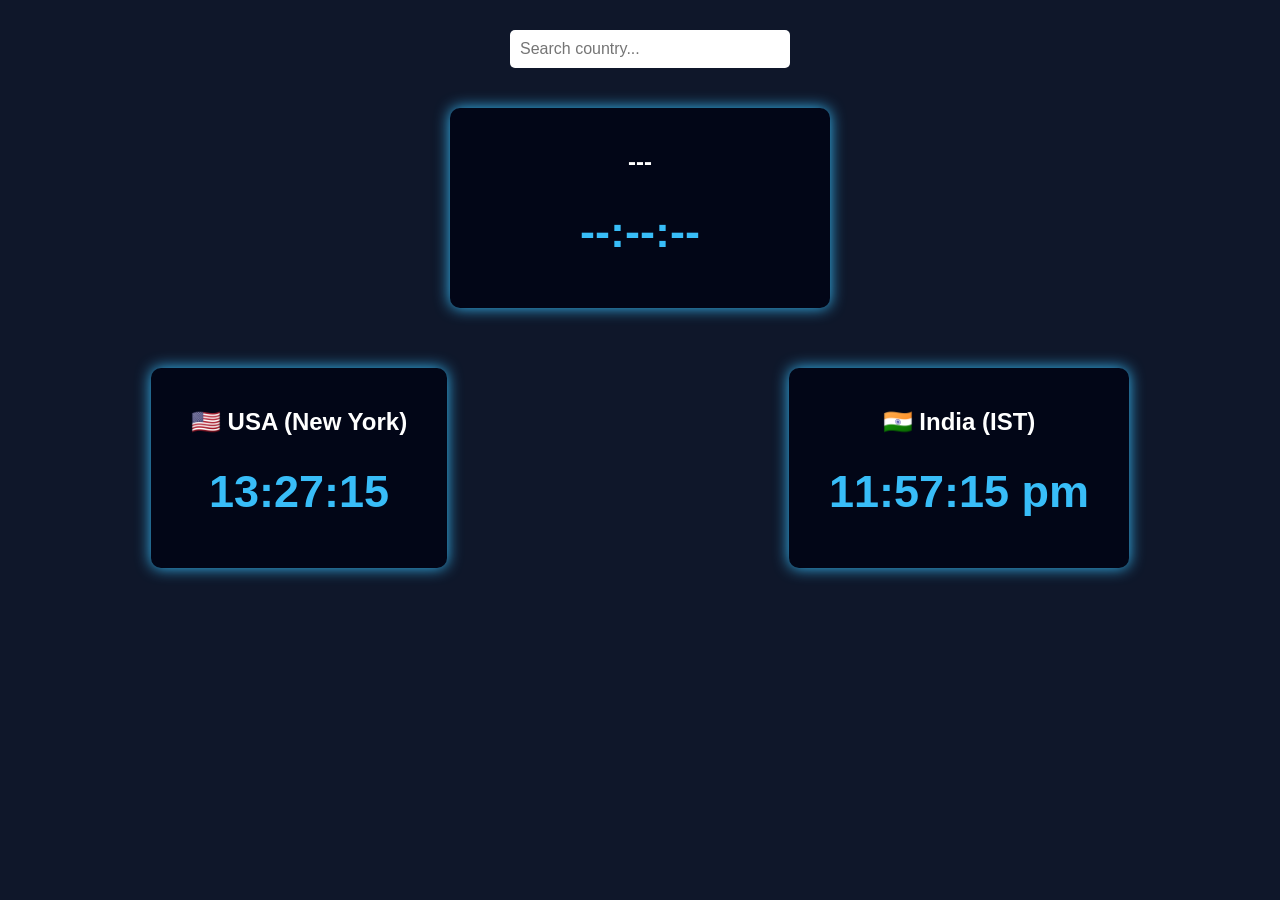
<file: digital_clock/index.html>
<!DOCTYPE html>
<html lang="en">
<head>
    <meta charset="UTF-8">
    <title>World Clock</title>
    <link rel="stylesheet" href="style.css">
</head>
<body>

    <!-- =======================
         SEARCH BAR SECTION
         ======================= -->
         
    <div class="search-container">
        <input type="text" id="countryInput" placeholder="Search country..." 
               onfocus="showList()" onkeyup="filterCountries()">
        <div id="countryList" class="country-list"></div>
    </div>

  <div class="clock-container search-clock">
    <h2 id="countryName">---</h2>
    <h1 id="countryClock">--:--:--</h1>
</div>

    <!-- =======================
         DEFAULT CLOCKS
         ======================= -->
    <div class="clock-wrapper">
        <div class="clock-container">
            <h2>🇺🇸 USA (New York)</h2>
            <h1 id="usaClock">00:00:00</h1>
        </div>

        <div class="clock-container">
            <h2>🇮🇳 India (IST)</h2>
            <h1 id="indiaClock">00:00:00</h1>
        </div>
    </div>
    

    <!-- =======================
         JAVASCRIPT
         ======================= -->
    <script src="script.js"></script>
</body>
</html>
</file>
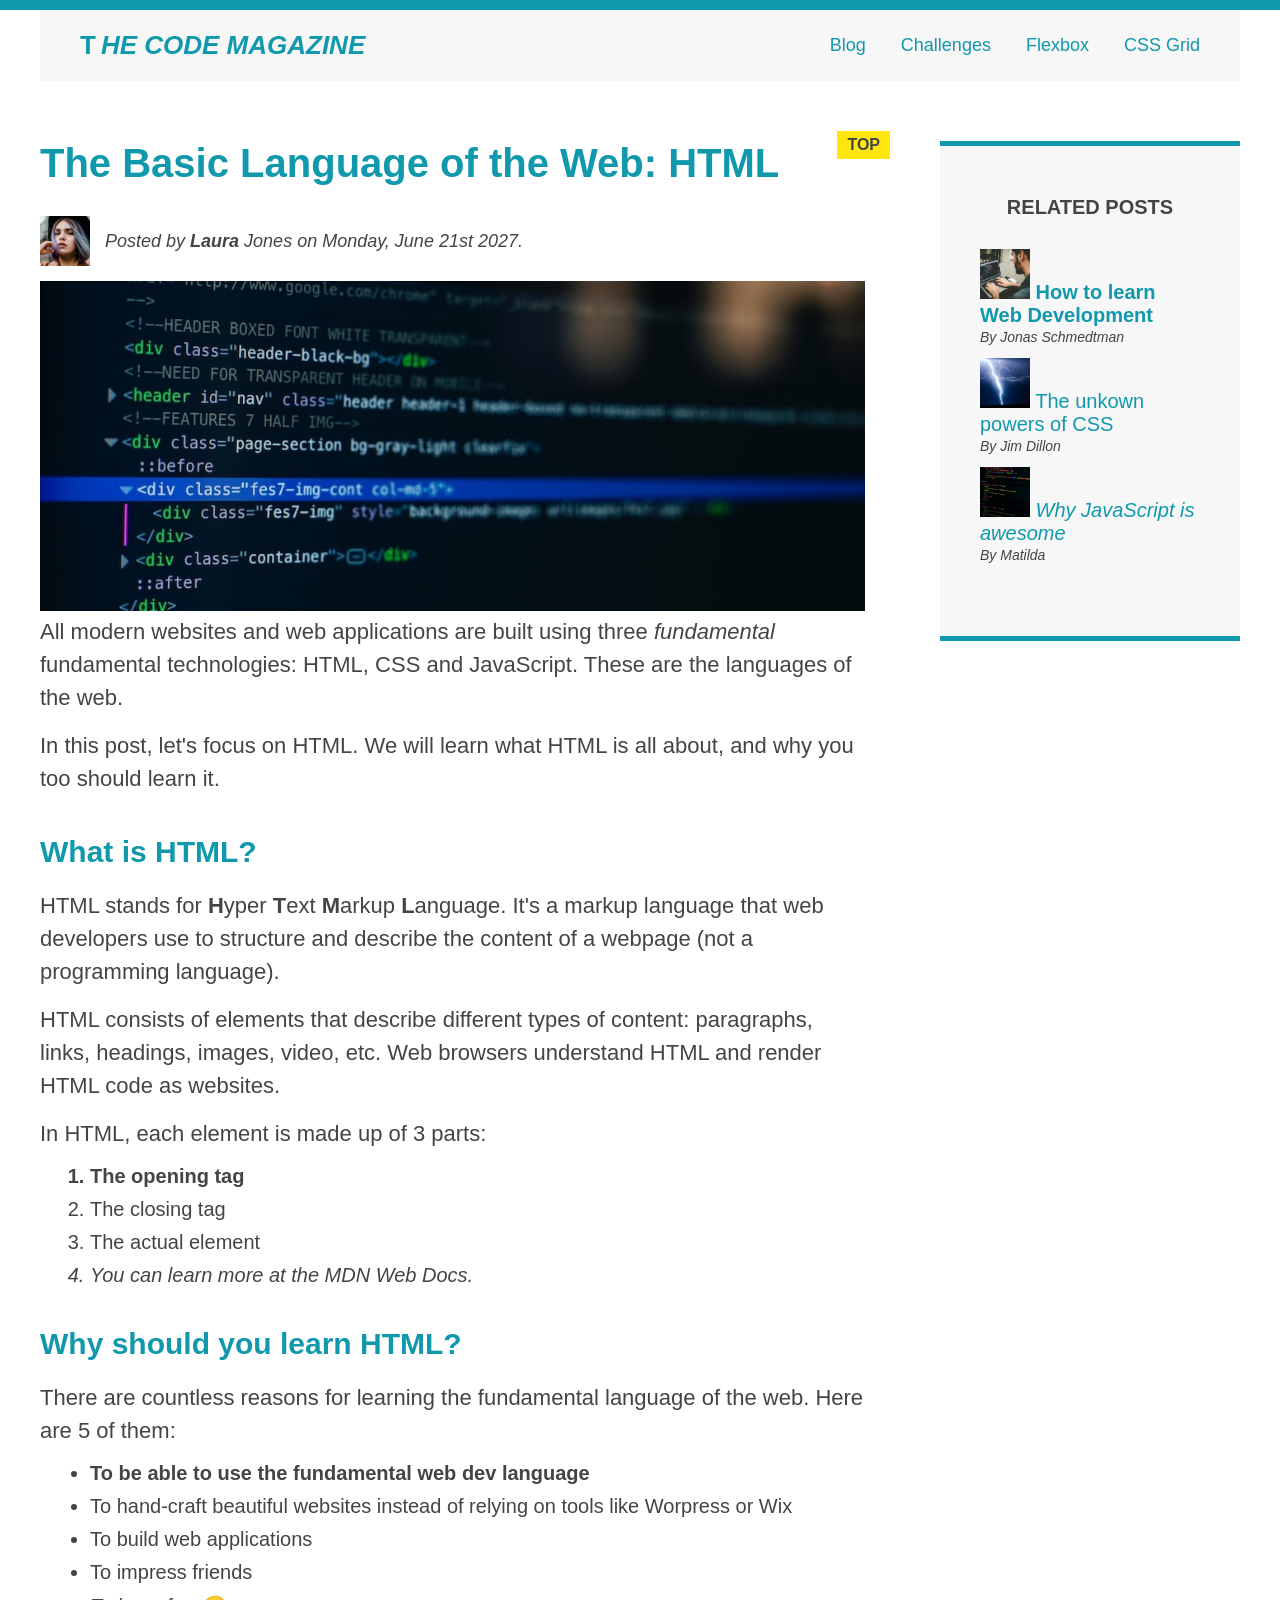
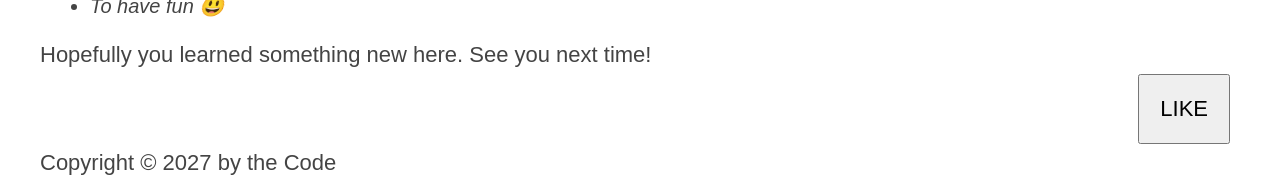
<file: html_course/index.html>
<!doctype html>
<html>
  <head>
    <link href="style.css" rel="stylesheet" />
    <title>The Basic Language of the Web: HTML</title>
  </head>

  <body>
    <div class="container">
      <header class="main-header">
        <h1>The Code Magazine</h1>
        <nav>
          <a href="#">Blog</a>
          <a href="#">Challenges</a>
          <a href="flexbox.html">Flexbox</a>
          <a href="css-grid.html">CSS Grid</a>
        </nav>
      </header>

      <article>
        <header>
          <h2>The Basic Language of the Web: HTML</h2>
          <div class="author-box">
            <img
              src="pics/laura-jones.jpg"
              alt="portrait of laura jones"
              height="50"
              width="50"
              class="author-img"
            />

            <p id="author" class="author">
              Posted by <strong>Laura</strong> Jones on Monday, June 21st 2027.
            </p>
          </div>

          <img
            class="post-img"
            src="pics/post-img.jpg"
            alt="HTML code on screen"
            width="500"
            height="200"
          />
          <button>LIKE</button>
        </header>

        <p>
          All modern websites and web applications are built using three
          <em>fundamental</em>
          fundamental technologies: HTML, CSS and JavaScript. These are the
          languages of the web.
        </p>

        <p>
          In this post, let's focus on HTML. We will learn what HTML is all
          about, and why you too should learn it.
        </p>

        <h3>What is HTML?</h3>

        <p>
          HTML stands for <strong>H</strong>yper <strong>T</strong>ext
          <strong>M</strong>arkup <strong>L</strong>anguage. It's a markup
          language that web developers use to structure and describe the content
          of a webpage (not a programming language).
        </p>
        <p>
          HTML consists of elements that describe different types of content:
          paragraphs, links, headings, images, video, etc. Web browsers
          understand HTML and render HTML code as websites.
        </p>

        <p>In HTML, each element is made up of 3 parts:</p>
        <ol>
          <li>The opening tag</li>
          <li>The closing tag</li>
          <li>The actual element</li>
          <li>You can learn more at the MDN Web Docs.</li>
        </ol>

        <h3>Why should you learn HTML?</h3>

        <p>
          There are countless reasons for learning the fundamental language of
          the web. Here are 5 of them:
        </p>
        <ul>
          <li>To be able to use the fundamental web dev language</li>
          <li>
            To hand-craft beautiful websites instead of relying on tools like
            Worpress or Wix
          </li>
          <li>To build web applications</li>
          <li>To impress friends</li>
          <li>To have fun 😃</li>
        </ul>

        <p>Hopefully you learned something new here. See you next time!</p>
      </article>

      <aside>
        <h4>Related posts</h4>
        <ul class="related">
          <li>
            <img src="pics/related-1.jpg" alt="coding" height="50" width="50" />
            <a href="#">How to learn Web Development</a>
            <p class="related-author">By Jonas Schmedtman</p>
          </li>

          <li>
            <img src="pics/related-2.jpg" alt="coding" height="50" width="50" />
            <a href="#">The unkown powers of CSS</a>
            <p class="related-author">By Jim Dillon</p>
          </li>

          <li>
            <img src="pics/related-3.jpg" alt="coding" height="50" width="50" />
            <a href="#">Why JavaScript is awesome</a>
            <p class="related-author">By Matilda</p>
          </li>
        </ul>
      </aside>

      <footer>
        <p>Copyright &copy; 2027 by the Code</p>
      </footer>
    </div>
  </body>
</html>
</file>
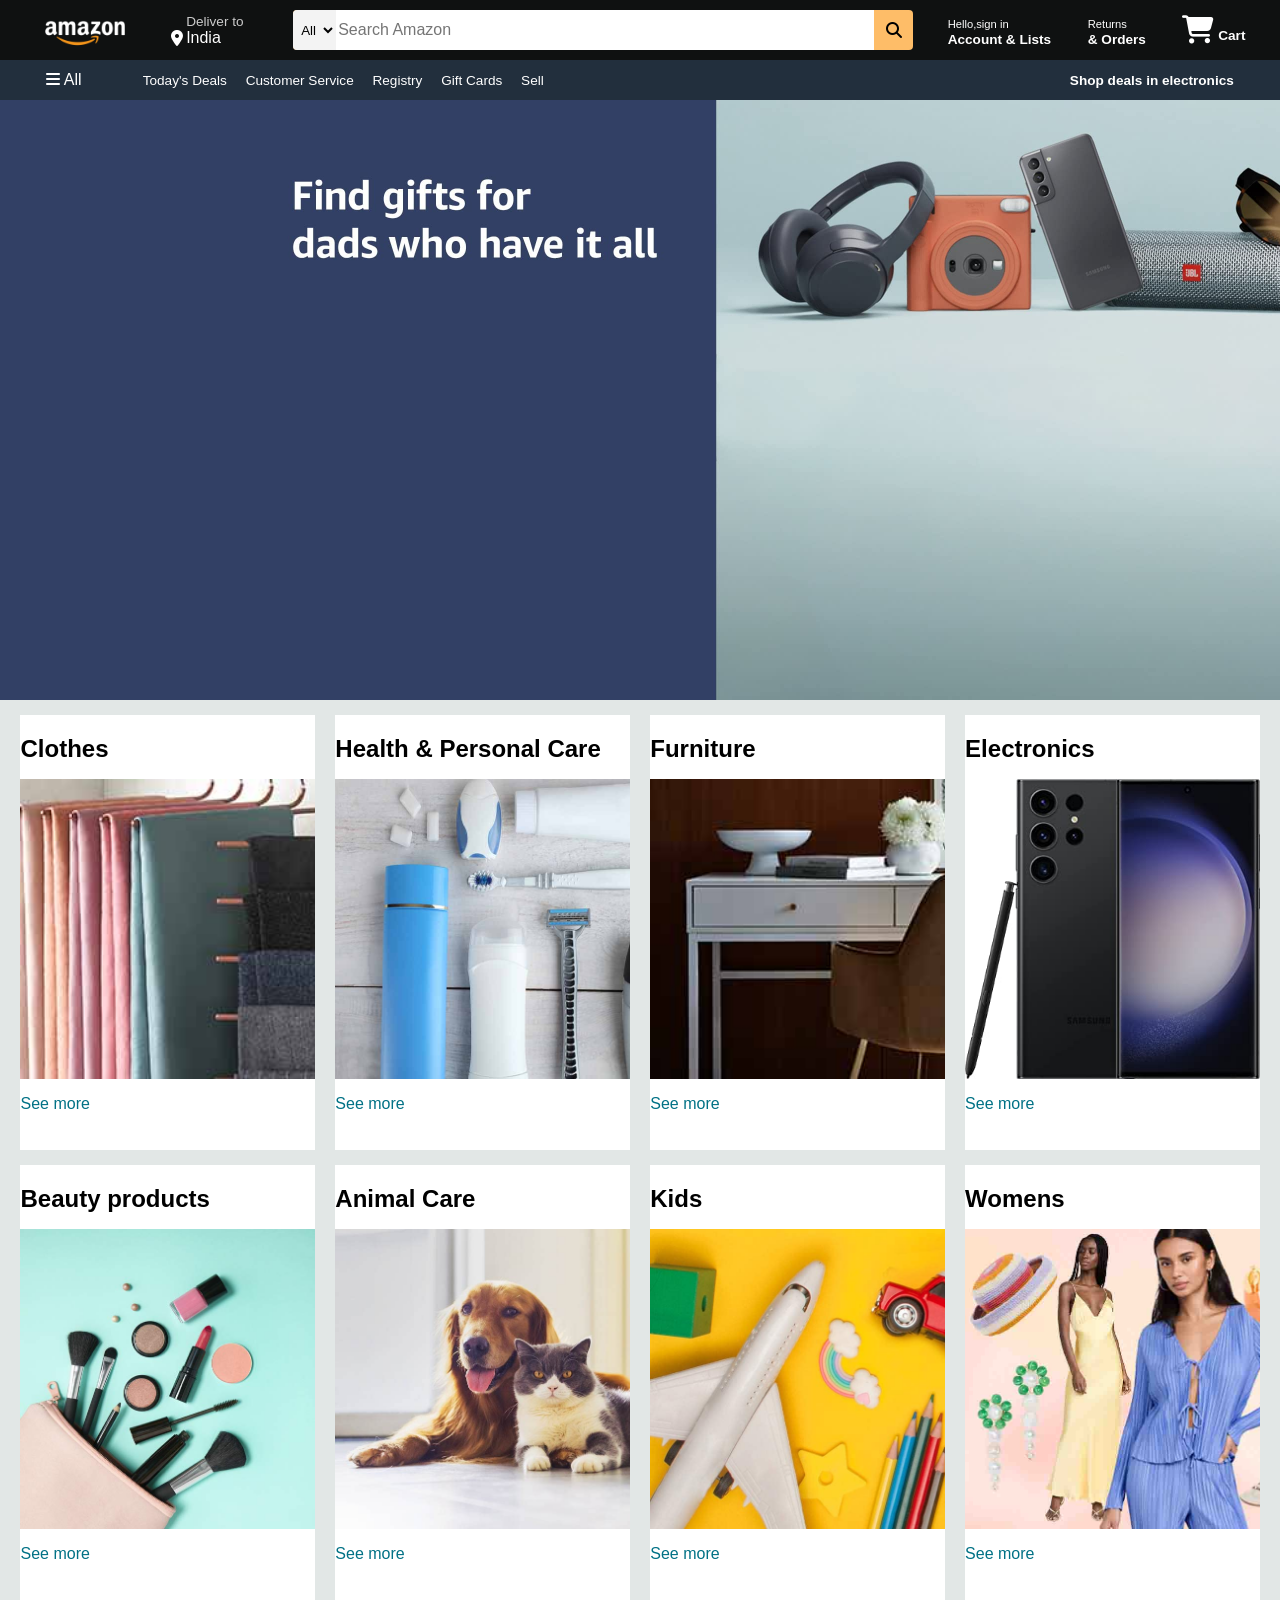
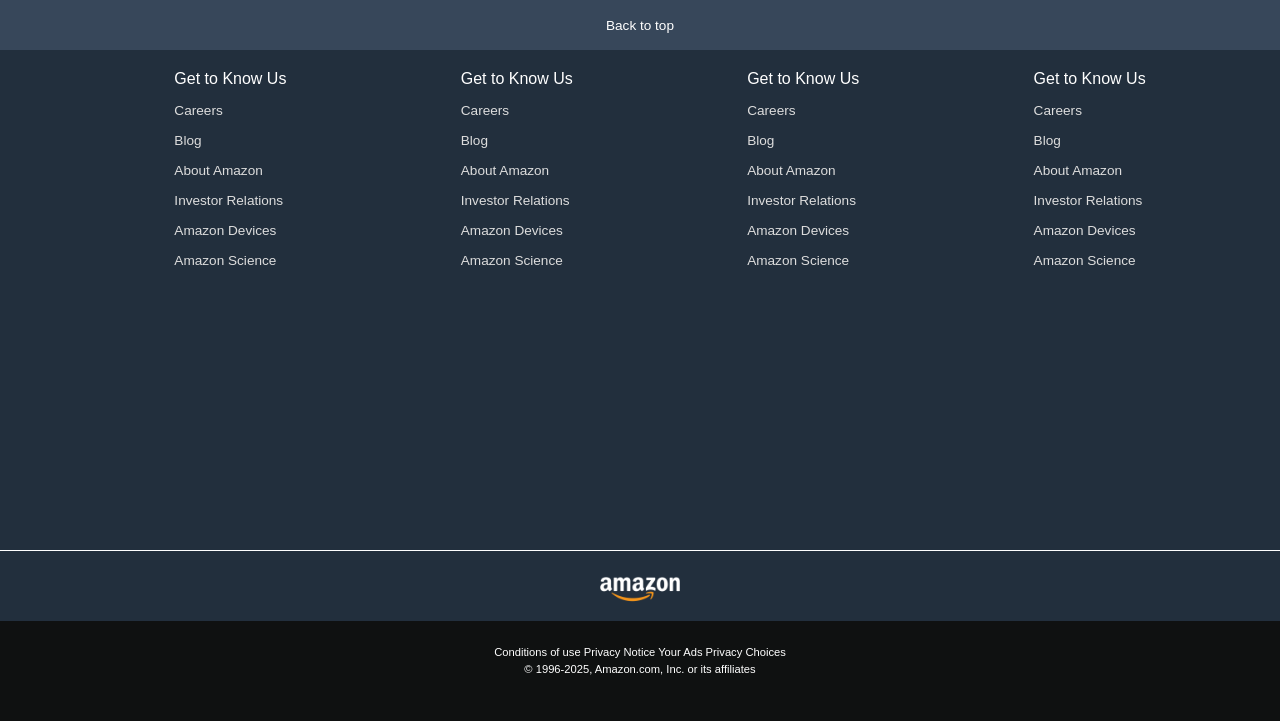
<file: html_basics/amazon.html>
<!DOCTYPE html>
<html lang="en">
<head>
    <meta charset="UTF-8">
    <meta name="viewport" content="width=device-width, initial-scale=1.0">
    <title>Amazon website clone</title>
    <link rel="stylesheet" href="https://cdnjs.cloudflare.com/ajax/libs/font-awesome/6.7.2/css/all.min.css" integrity="sha512-Evv84Mr4kqVGRNSgIGL/F/aIDqQb7xQ2vcrdIwxfjThSH8CSR7PBEakCr51Ck+w+/U6swU2Im1vVX0SVk9ABhg==" crossorigin="anonymous" referrerpolicy="no-referrer" />
    <link rel="stylesheet" href="amazon.css">
</head>
 
<body>
    
<header>
    <div class="navbar">
      <div class="nav-logo border">
        <div class="logo"></div>
      </div>


       <div class="nav-address border">
        <p class="add-first"> Deliver to</p>
         <div class="add-icon">
            <i class="fa-solid fa-location-dot"></i>
            <p class="add-sec">India</p>
         </div>
       </div>

       <div class="nav-search">
        <select class="search-select">
            <option>All</option>
        </select>
        <input placeholder="Search Amazon" class="search-input">
        <div class="search-icon">
            <i class="fa-solid fa-magnifying-glass"></i>
        </div>
       </div>

       <div class="nav-signin border">
        <p><span>Hello,sign in</span></p>
        <p class  ="nav-secound">Account & Lists</p>
       </div>


      <div class="nav-return border">
        <p><span>Returns</span></p>
        <p class  ="nav-secound">& Orders</p>
       </div>

       <div class="nav-cart border">
        <i class="fa-solid fa-cart-shopping"></i>
        Cart
       </div>

    </div>



    <div class="panel">
      <div class="panel-all">
        <i class="fa-solid fa-bars"></i>
        All
      </div>
      <div class="panel-options">
        <p> Today's Deals</p>
            <p> Customer Service</p>
              <p> Registry</p>
                <p>Gift Cards</p>
                  <p>Sell</p>
       
      </div>
      <div class="panel-deals">
        Shop deals in electronics
      </div>

    </div>
    
</header>
<div class="hero-section">
</div>

  <div class="shop-section">
    
    <div class=" box">
      <div class="box-content">
      <h2>Clothes</h2>
      <div class="box-image"style="background-image: url('box1_image.jpg')"></div>
      <p>See more</p>
    </div>
    </div>
    <div class=" box">
      <div class="box-content">
      <h2>Health & Personal Care</h2>
      <div class="box-image"style="background-image: url('box2_image.jpg')"></div>
      <p>See more</p>
    </div></div>
    <div class=" box">
      <div class="box-content">
        <h2>Furniture</h2>
        <div class="box-image"style="background-image: url('box3_image.jpg')"></div>
        <p>See more</p>
      </div>
    </div>
    <div class=" box">
      <div class="box-content">
        <h2>Electronics</h2>
        <div class="box-image"style="background-image: url('box4_image.jpg')"></div>
        <p>See more</p>
      </div>
    </div>
    <div class=" box">
      <div class="box-content">
      <h2>Beauty products</h2>
      <div class="box-image"style="background-image: url('box5_image.jpg')"></div>
      <p>See more</p>
    </div>
    </div>
    <div class=" box">
      <div class="box-content">
      <h2>Animal Care</h2>
      <div class="box-image"style="background-image: url('box6_image.jpg')"></div>
      <p>See more</p>
    </div></div>
    <div class=" box">
      <div class="box-content">
        <h2>Kids</h2>
        <div class="box-image"style="background-image: url('box7_image.jpg')"></div>
        <p>See more</p>
      </div>
    </div>
    <div class=" box">
      <div class="box-content">
        <h2>Womens</h2>
        <div class="box-image"style="background-image: url('box8_image.jpg')"></div>
        <p>See more</p>
      </div>
    </div>
  </div>
  <footer>
    <div class="foot-pannel1">
      Back to top
    </div>
    <div class="foot-pannel2">
      <ul>
        <p>Get to Know Us</p>
        <a>  Careers</a>
        <a> Blog</a>
        <a> About Amazon</a>
        <a> Investor Relations</a>
        <a>Amazon Devices</a>
        <a> Amazon Science</a>
        
      </ul>
      <ul>
        <p>Get to Know Us</p>
        <a>  Careers</a>
        <a> Blog</a>
        <a> About Amazon</a>
        <a> Investor Relations</a>
        <a>Amazon Devices</a>
        <a> Amazon Science</a>
        
      </ul>
      <ul>
        <p>Get to Know Us</p>
        <a>  Careers</a>
        <a> Blog</a>
        <a> About Amazon</a>
        <a> Investor Relations</a>
        <a>Amazon Devices</a>
        <a> Amazon Science</a>
        
      </ul>
      <ul>
        <p>Get to Know Us</p>
        <a>  Careers</a>
        <a> Blog</a>
        <a> About Amazon</a>
        <a> Investor Relations</a>
        <a>Amazon Devices</a>
        <a> Amazon Science</a>
        
      </ul>
    </div>

    <div class="foot-pannel3">
      <div class="logo"></div>
    </div>

     <div class="foot-pannel4">
      <div class="pages">
        <a>Conditions of use</a>
        <a> Privacy Notice</a>
          <a>Your Ads  Privacy Choices</a>
      </div>
      <div class="copyright">
        © 1996-2025, Amazon.com, Inc. or its affiliates
      </div>
     </div>
  </footer>


</body>
</html>
</file>
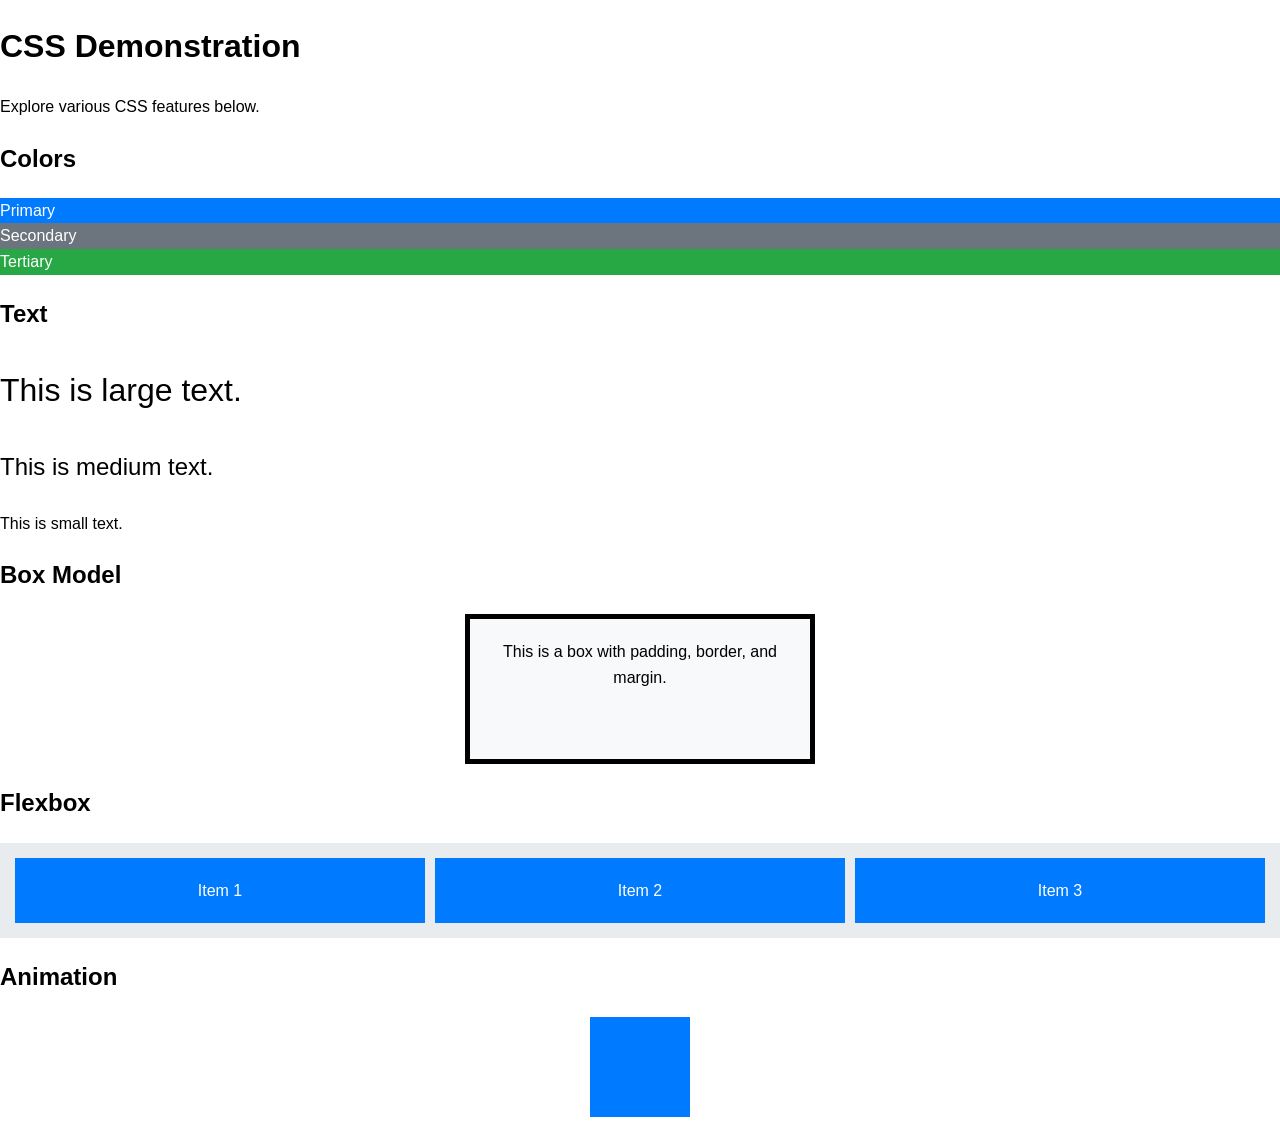
<file: html_basics/cssbasics.html>
<!DOCTYPE html>
<html lang="en">
<head>
    <meta charset="UTF-8">
    <meta name="viewport" content="width=device-width, initial-scale=1.0">
    <title>Comprehensive CSS Program</title>
    <link rel="stylesheet" href="basicstyles.css">
</head>
<body>
    <header>
        <h1>CSS Demonstration</h1>
        <p>Explore various CSS features below.</p>
    </header>

    <section id="colors">
        <h2>Colors</h2>
        <div class="color-sample primary">Primary</div>
        <div class="color-sample secondary">Secondary</div>
        <div class="color-sample tertiary">Tertiary</div>
    </section>

    <section id="text">
        <h2>Text</h2>
        <p class="large-text">This is large text.</p>
        <p class="medium-text">This is medium text.</p>
        <p class="small-text">This is small text.</p>
    </section>

    <section id="box-model">
        <h2>Box Model</h2>
        <div class="box">This is a box with padding, border, and margin.</div>
    </section>

    <section id="flexbox">
        <h2>Flexbox</h2>
        <div class="flex-container">
            <div class="flex-item">Item 1</div>
            <div class="flex-item">Item 2</div>
            <div class="flex-item">Item 3</div>
        </div>
    </section>

    <section id="animations">
        <h2>Animation</h2>
        <div class="animated-box"></div>
    </section>
</body>
</html>
</file>
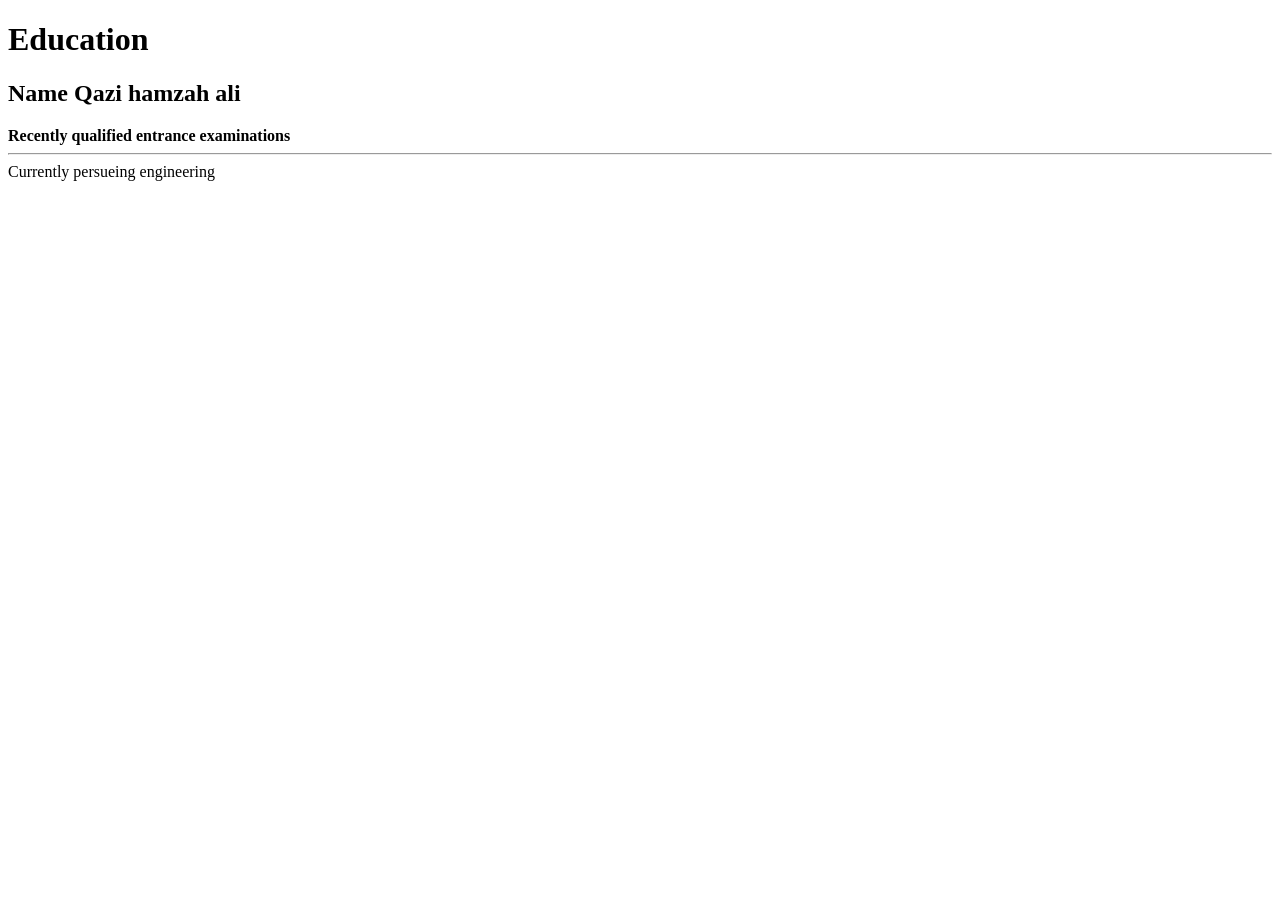
<file: html_basics/education.html>
<!DOCTYPE html>
<html lang="en">
<head>
    <meta charset="UTF-8">
    <meta name="viewport" content="width=device-width, initial-scale=1.0">
    <title>Document</title>
</head>
<body>
    <p>
        <pre></pre>
      <h1>
        Education
        </h1>
        <H2>Name Qazi hamzah ali</H2>
         <b>Recently qualified entrance examinations</b> 

         <hr>Currently persueing engineering
    </pre>
      
    </p>
</body>
</html>
</file>
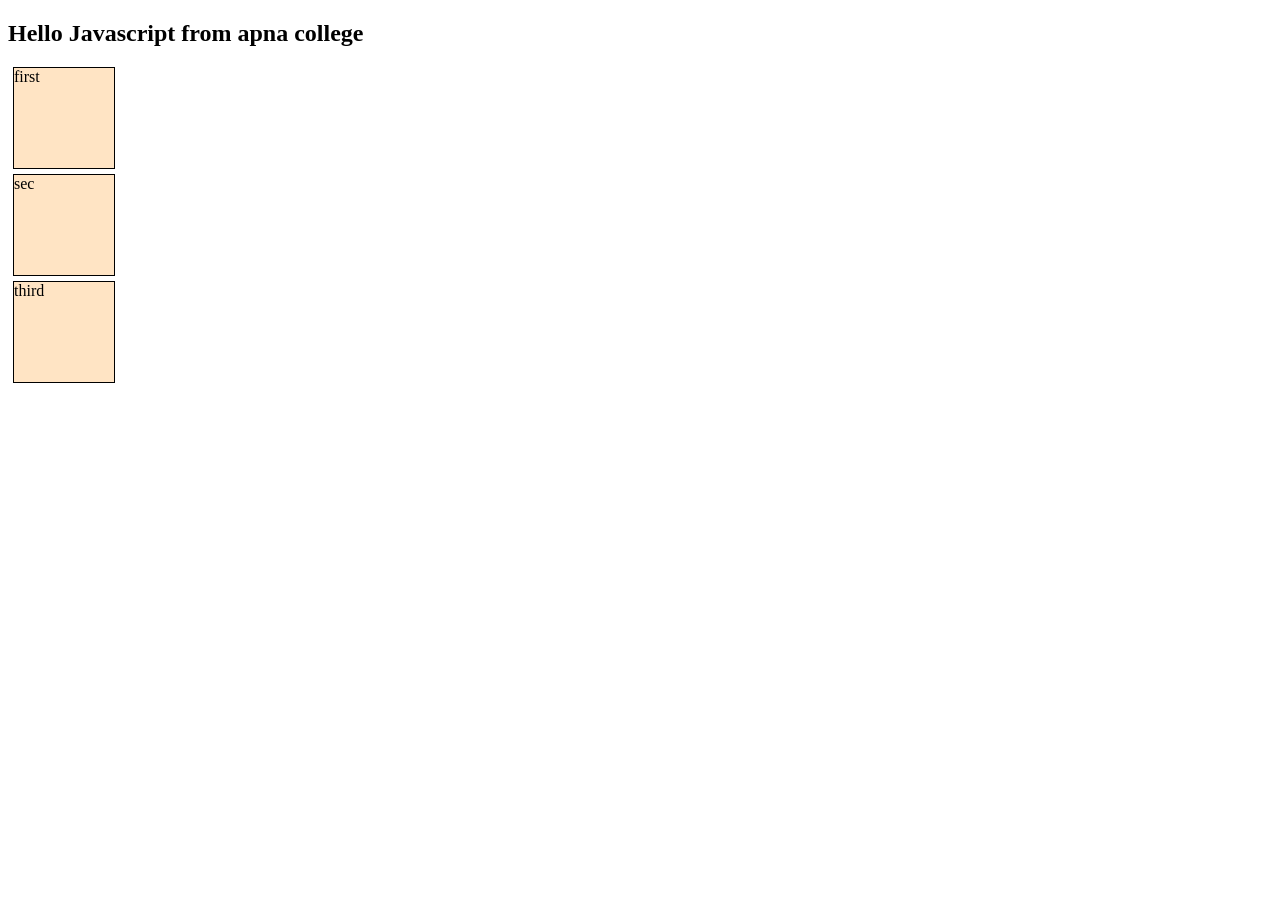
<file: html_basics/first.html>
<!DOCTYPE html>
<html lang="en">
<head>
    <meta charset="UTF-8">
    <meta name="viewport" content="width=device-width, initial-scale=1.0">
    <title>Document</title>
    <link rel="stylesheet" href="first.css">
</head>
<body>
    <h2>
        Hello Javascript

    </h2>
    <div class="box">first </div>
    <div class="box">sec </div>
    <div class="box">third </div>
</body>
<script src="first.js"></script>
</html>
</file>
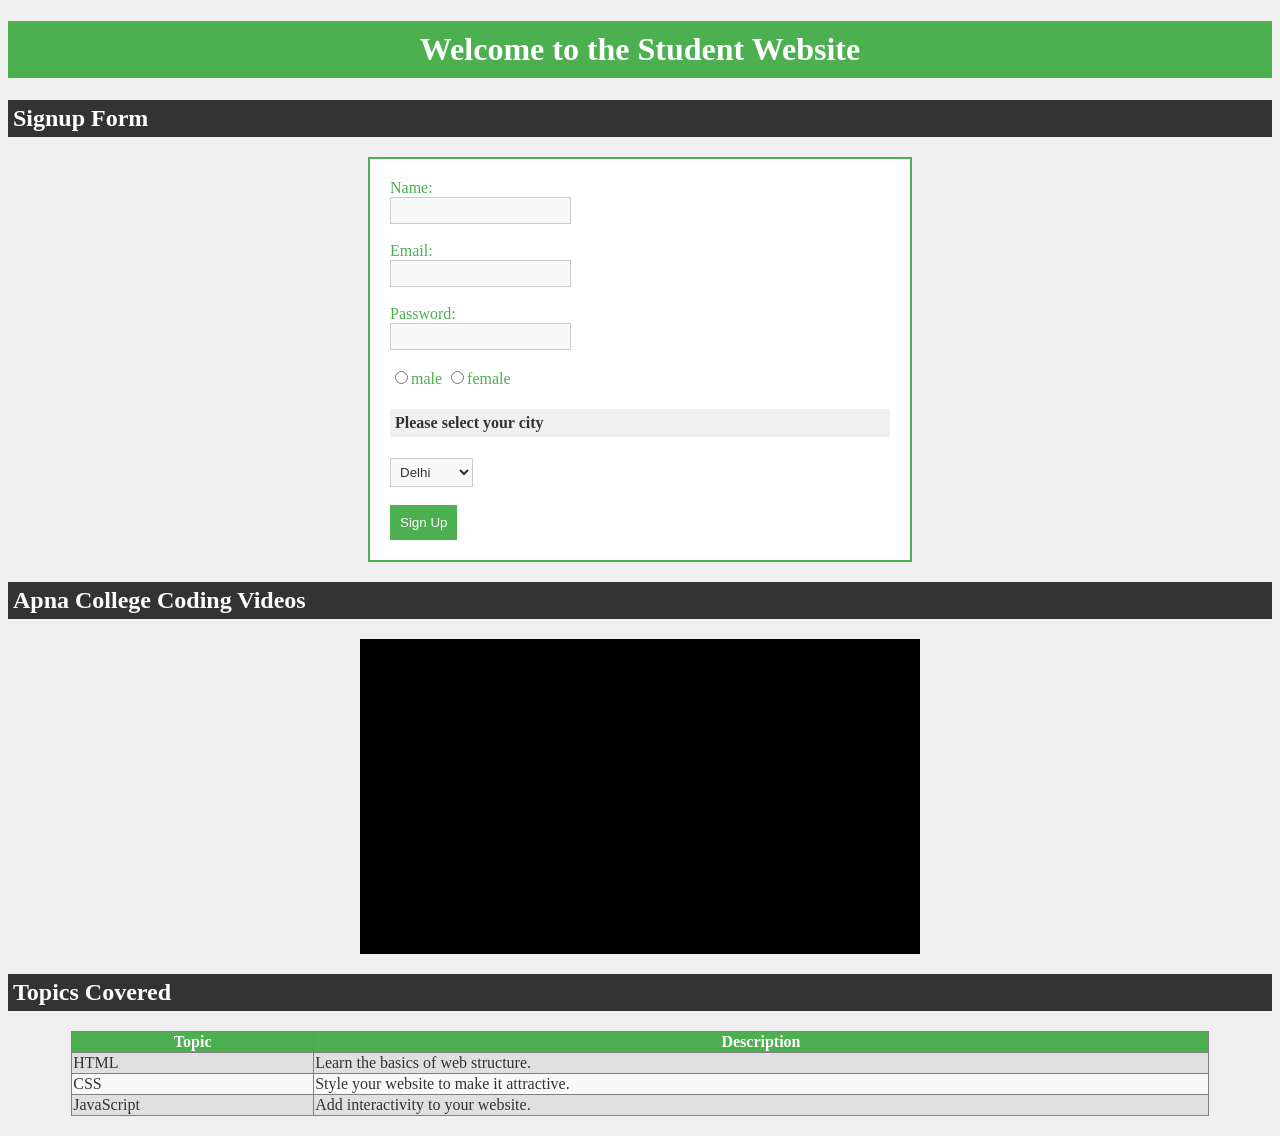
<file: html_basics/student.html>
<!DOCTYPE html>
<html lang="en">
<head>
    <meta charset="UTF-8">
    <meta name="viewport" content="width=device-width, initial-scale=1.0">
   
 <link rel="stylesheet" href="styles.css">
    <title>Student Website</title>
</head>
<body>
    <h1>Welcome to the Student Website</h1>

    
    <h2>Signup Form</h2>
    <form action="/action.php">
        <label for="name">Name:</label><br>
        <input type="text" id="name" name="name" required><br><br>

        <label for="email">Email:</label><br>
        <input type="email" id="email" name="email" required><br><br>

        <label for="password">Password:</label><br>
        <input type="password" id="password" name="password" required><br><br>

        <label for="male">
        <input type="radio" value="male" id="male" name="gender">male
        </label>

        <label for="female">
        <input type="radio" value="female" id="female" name="gender">female<br>
        </label>   
        <h4>Please select your city</h4>
        <select name="city" id="city">
        <option value="Delhi">Delhi</option>
        <option value="Agra">Agra</option>
        <option value="Srinagar">Srinagar</option>
        <option value="Goa">Goa</option>
        <option value="Mumbai">Mumbai</option>
        </select><br><br>
        <button type="submit">Sign Up</button>
    </form>

    <!-- Embedded Coding Video -->
    <h2>Apna College Coding Videos</h2>
    <iframe width="560" height="315" src="https://www.youtube.com/embed/HcOc7P5BMi4?si=2hD78MfdD-mU2KLp"
     title="YouTube video player" frameborder="0"
      allow="accelerometer; autoplay; clipboard-write; encrypted-media; gyroscope; picture-in-picture; web-share" 
      referrerpolicy="strict-origin-when-cross-origin" allowfullscreen>

    </iframe>
    <!-- Topics Table -->
    <h2>Topics Covered</h2>
    <table border="1">
        <tr>
            <th>Topic</th>
            <th>Description</th>
        </tr>
        <tr>
            <td>HTML</td>
            <td>Learn the basics of web structure.</td>
        </tr>
        <tr>
            <td>CSS</td>
            <td>Style your website to make it attractive.</td>
        </tr>
        <tr>
            <td>JavaScript</td>
            <td>Add interactivity to your website.</td>
        </tr>
    </table>
</body>
</html>
</file>
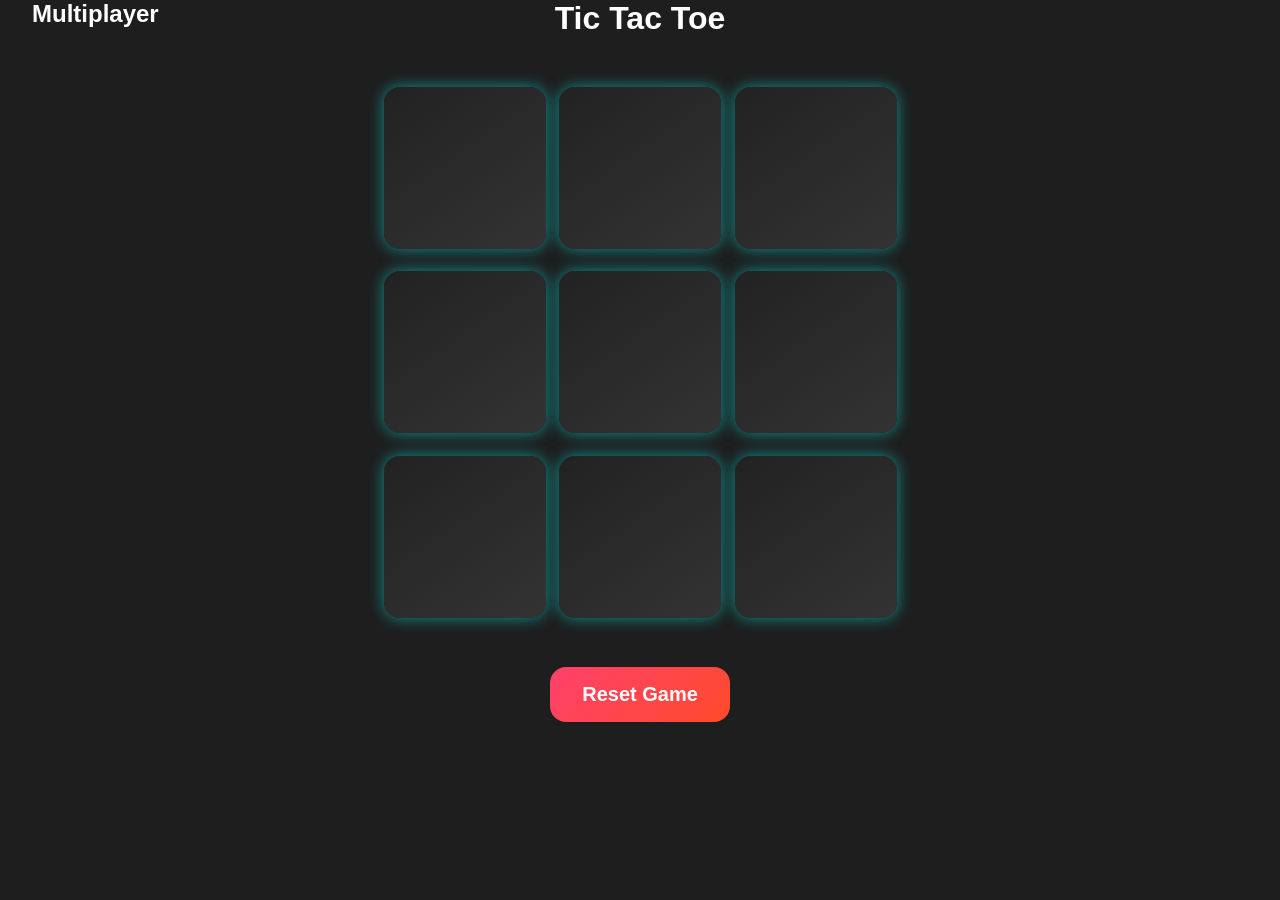
<file: html_basics/tictac.html>
<!DOCTYPE html>
<html lang="en">
  <head>
    <meta charset="UTF-8" />
    <meta name="viewport" content="width=device-width, initial-scale=1.0" />
    <title>Tic-Tac-Toe Game</title>
    <link rel="stylesheet" href="ticstyle.css" />
  </head>
  <body>
    <div class="msg-container hide">
      <p id="msg">Winner</p>
      <button id="new-btn">New Game</button>
    </div>
    <main>
        <h2 class="multiplayer-msg">Multiplayer</h2>
        <h1>Tic Tac Toe</h1>
        <div class="container">
          <div class="game">
            <button class="box"></button>
            <button class="box"></button>
            <button class="box"></button>
            <button class="box"></button>
            <button class="box"></button>
            <button class="box"></button>
            <button class="box"></button>
            <button class="box"></button>
            <button class="box"></button>
          </div>
        </div>
        <button id="reset-btn">Reset Game</button>
      </main>
      
    <script src="tictac.js"></script>
  </body>
</html>
</file>
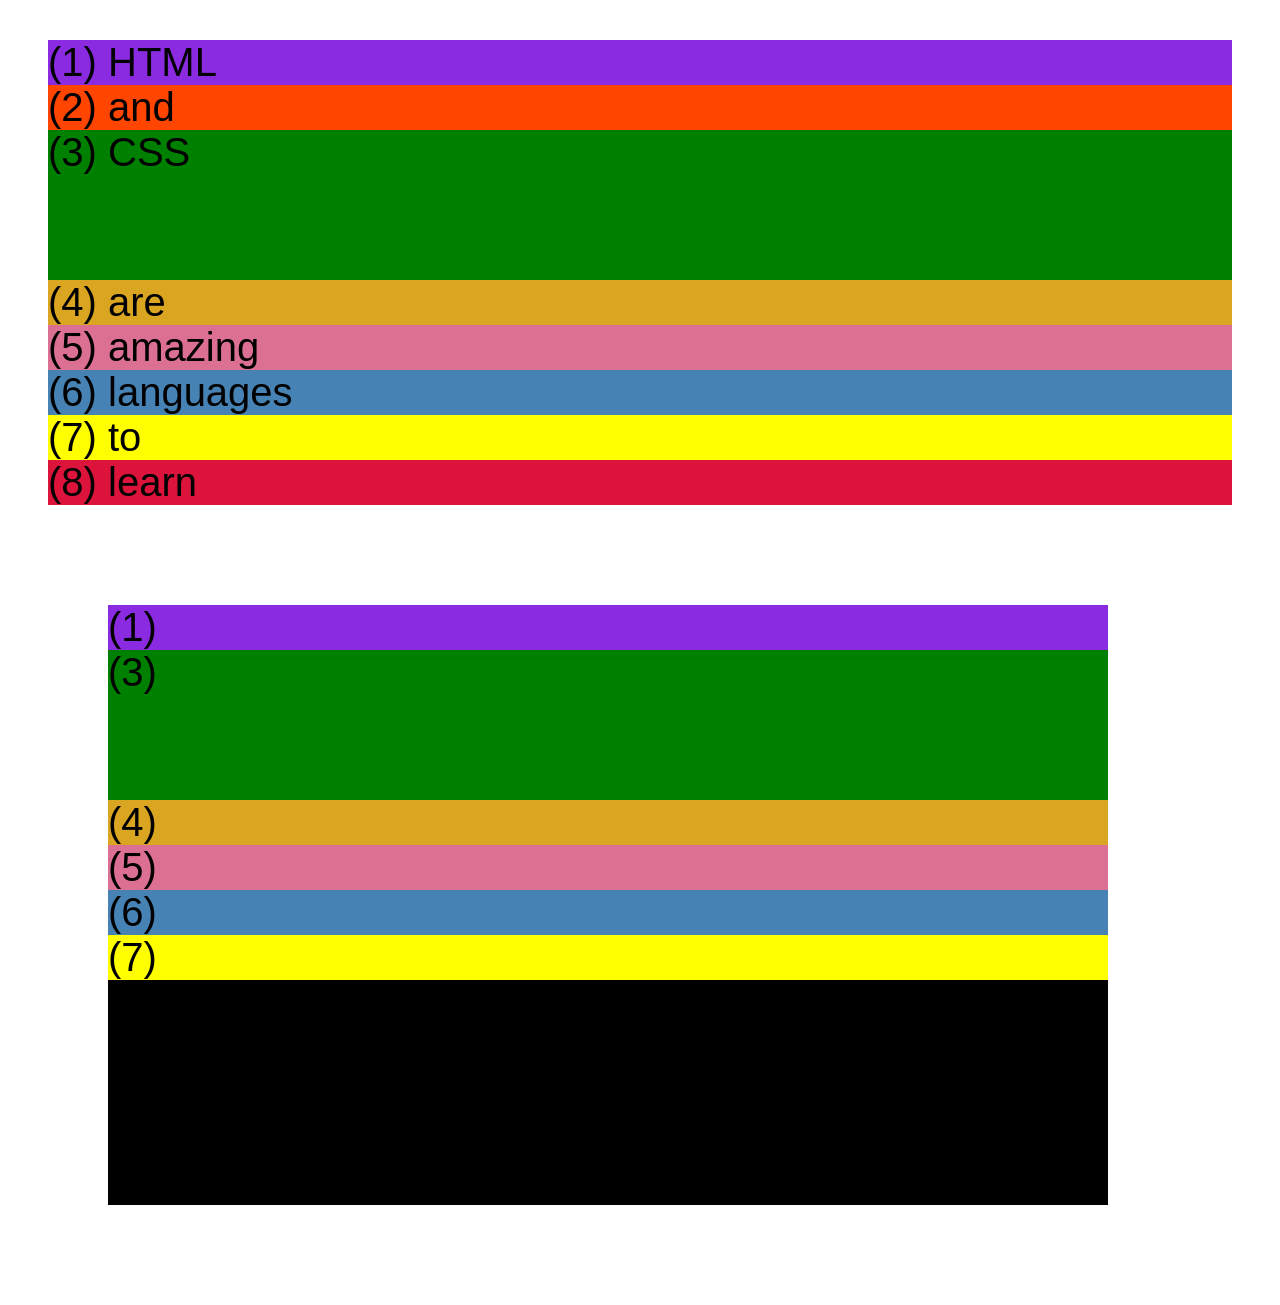
<file: html_course/css-grid.html>
<!DOCTYPE html>
<html lang="en">
  <head>
    <meta charset="UTF-8" />
    <meta http-equiv="X-UA-Compatible" content="IE=edge" />
    <meta name="viewport" content="width=device-width, initial-scale=1.0" />
    <title>CSS Grid</title>
    <style>
      .el--1 {
        background-color: blueviolet;
      }
      .el--2 {
        background-color: orangered;
      }
      .el--3 {
        background-color: green;
        height: 150px;
      }
      .el--4 {
        background-color: goldenrod;
      }
      .el--5 {
        background-color: palevioletred;
      }
      .el--6 {
        background-color: steelblue;
      }
      .el--7 {
        background-color: yellow;
      }
      .el--8 {
        background-color: crimson;
      }

      .container--1 {
        /* STARTER */
        font-family: sans-serif;
        background-color: #ddd;
        font-size: 40px;
        margin: 40px;

        /* CSS GRID */
      }

      .container--2 {
        /* STARTER */
        font-family: sans-serif;
        background-color: black;
        font-size: 40px;
        margin: 100px;

        width: 1000px;
        height: 600px;

        /* CSS GRID */
      }
    </style>
  </head>
  <body>
    <div class="container--1">
      <div class="el el--1">(1) HTML</div>
      <div class="el el--2">(2) and</div>
      <div class="el el--3">(3) CSS</div>
      <div class="el el--4">(4) are</div>
      <div class="el el--5">(5) amazing</div>
      <div class="el el--6">(6) languages</div>
      <div class="el el--7">(7) to</div>
      <div class="el el--8">(8) learn</div>
    </div>

    <div class="container--2">
      <div class="el el--1">(1)</div>
      <div class="el el--3">(3)</div>
      <div class="el el--4">(4)</div>
      <div class="el el--5">(5)</div>
      <div class="el el--6">(6)</div>
      <div class="el el--7">(7)</div>
    </div>
  </body>
</html>
</file>
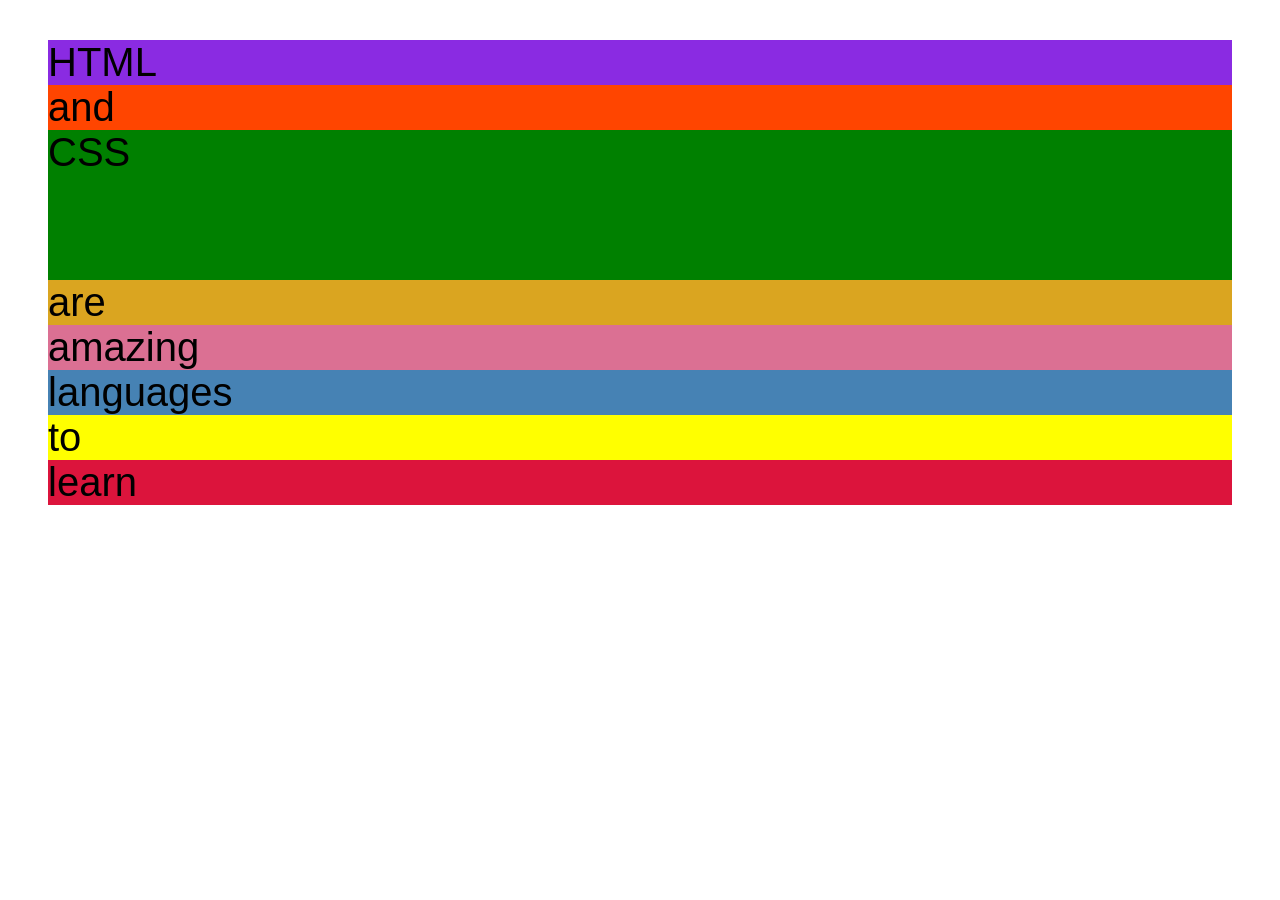
<file: html_course/flexbox.html>
<!DOCTYPE html>
<html lang="en">
  <head>
    <meta charset="UTF-8" />
    <meta http-equiv="X-UA-Compatible" content="IE=edge" />
    <meta name="viewport" content="width=device-width, initial-scale=1.0" />
    <title>Flexbox</title>
    <style>
      .el--1 {
        background-color: blueviolet;
      }
      .el--2 {
        background-color: orangered;
      }
      .el--3 {
        background-color: green;
        height: 150px;
      }
      .el--4 {
        background-color: goldenrod;
      }
      .el--5 {
        background-color: palevioletred;
      }
      .el--6 {
        background-color: steelblue;
      }
      .el--7 {
        background-color: yellow;
      }
      .el--8 {
        background-color: crimson;
      }

      .container {
        /* STARTER */
        font-family: sans-serif;
        background-color: #ddd;
        font-size: 40px;
        margin: 40px;

        /* FLEXBOX */
      }
    </style>
  </head>
  <body>
    <div class="container">
      <div class="el el--1">HTML</div>
      <div class="el el--2">and</div>
      <div class="el el--3">CSS</div>
      <div class="el el--4">are</div>
      <div class="el el--5">amazing</div>
      <div class="el el--6">languages</div>
      <div class="el el--7">to</div>
      <div class="el el--8">learn</div>
    </div>
  </body>
</html>
</file>
<file: digital_clock/style.css>
body {
    margin: 0;
    padding: 0;
    background-color: #0f172a;
    font-family: Arial, sans-serif;
    color: white;
    text-align: center;
}

/* Keep the search bar at the top */
.search-container {
    position: relative; /* for dropdown positioning */
    margin: 30px auto 10px auto; /* top margin, centered horizontally */
    width: 260px;
    z-index: 500; /* ensure dropdown is above other elements */
}

.search-container input {
    padding: 10px;
    width: 100%;
    border-radius: 5px;
    border: none;
    font-size: 16px;
}

/* Keep search container at top */
.search-container {
    position: relative; /* dropdown positioned relative to this */
    margin: 30px auto 10px auto;
    width: 260px;
    z-index: 1000; /* ensure dropdown is above other elements */
}

/* Dropdown list */
.country-list {
    position: absolute;
    top: 45px;          /* below input */
    left: 0;
    width: 100%;
    max-height: 200px;
    overflow-y: auto;
    background-color: #020617;
    border-radius: 5px;
    display: none;
    z-index: 9999;      /* VERY high to appear on top of clock */
    box-shadow: 0 0 15px #38bdf8; /* optional for better visibility */
}

.country-list div {
    padding: 10px;
    cursor: pointer;
    border-bottom: 1px solid #1e293b;
}

.country-list div:hover {
    background-color: #38bdf8;
    color: black;
}

.clock-container.search-clock {
    margin: 40px auto;  /* horizontal center */
    width: 300px;       /* fixed width */
    position: relative; /* normal stacking */
    z-index: 1;         /* lower than dropdown */
}

/* Default clocks */
.clock-wrapper {
    display: flex;
    justify-content: center;
    gap: 40px;
    margin-top: 40px;
}

.clock-container {
    background-color: #020617;
    padding: 20px 40px;
    border-radius: 10px;
    box-shadow: 0 0 15px #38bdf8;
    margin: 20px auto;
    width: fit-content;
}

.clock-container h1 {
    color: #38bdf8;
    font-size: 45px;
}
</file>
<file: html_course/style.css>
* {
  /* border-top: 10px solid #1098ad; */
  margin: 0;
  padding: 0;
  box-sizing: border-box;
}

/* PAGE SECTIONS */
body {
  color: #444;
  font-family: sans-serif;

  border-top: 10px solid #1098ad;
  position: relative;
}

.container {
  width: 1200px;
  /* margin-left: auto;
  margin-right: auto; */
  margin: 0 auto;
}

.main-header {
  background-color: #f7f7f7;
  /* padding: 20px;
  padding-left: 40px;
  padding-right: 40px; */
  padding: 20px 40px;
  /* margin-bottom: 60px; */
  /* height: 80px; */
}

nav {
  font-size: 18px;
  /* text-align: center; */
}

article {
  /* margin-bottom: 60px; */
}

.post-header {
  margin-bottom: 40px;
  /* position: relative; */
}

aside {
  background-color: #f7f7f7;
  border-top: 5px solid #1098ad;
  border-bottom: 5px solid #1098ad;
  padding: 50px 40px;
}

/* SMALLER ELEMENTS */
h1,
h2,
h3 {
  color: #1098ad;
}

h1 {
  font-size: 26px;
  text-transform: uppercase;
  font-style: italic;
}

h2 {
  font-size: 40px;
  margin-bottom: 30px;
}

h3 {
  font-size: 30px;
  margin-bottom: 20px;
  margin-top: 40px;
}

h4 {
  font-size: 20px;
  text-transform: uppercase;
  text-align: center;
  margin-bottom: 30px;
}

p {
  font-size: 22px;
  line-height: 1.5;
  margin-bottom: 15px;
}

ul,
ol {
  margin-left: 50px;
  margin-bottom: 20px;
}

li {
  font-size: 20px;
  margin-bottom: 10px;
  /* display: inline; */
}

li:last-child {
  margin-bottom: 0;
}

/* footer p {
  font-size: 16px;
} */

/* article header p {
  font-style: italic;
} */

#author {
  font-style: italic;
  font-size: 18px;
}

#copyright {
  font-size: 16px;
}

.related-author {
  font-size: 18px;
  font-weight: bold;
}

/* ul {
  list-style: none;
} */

.related {
  list-style: none;
  margin-left: 0;
}

body {
  /* background-color: orangered; */
}

/* .first-li {
  font-weight: bold;
} */

li:first-child {
  font-weight: bold;
}

li:last-child {
  font-style: italic;
}

li:nth-child(even) {
  /* color: red; */
}

/* Misconception: this won't work! */
article p:first-child {
  color: red;
}

/* Styling links */
a:link {
  color: #1098ad;
  text-decoration: none;
}

a:visited {
  /* color: #777; */
  color: #1098ad;
}

a:hover {
  color: orangered;
  font-weight: bold;
  text-decoration: underline orangered;
}

a:active {
  background-color: black;
  font-style: italic;
}
/* LVHA */

.post-img {
  width: 100%;
  height: auto;
}

nav a:link {
  /* background-color: orangered;
  margin: 20px;
  padding: 20px;

  display: block; */

  margin-right: 30px;
  display: inline-block;
}

nav a:link:last-child {
  margin-right: 0;
}

button {
  font-size: 22px;
  padding: 20px;
  cursor: pointer;

  position: absolute;
  /* top: 50px;
  left: 50px; */
  bottom: 50px;
  right: 50px;
}

h1::first-letter {
  font-style: normal;
  margin-right: 5px;
}

h3 + p::first-line {
  /* color: red; */
}

h2 {
  /* background-color: orange; */
  position: relative;
}

h2::before {
  content: "TOP";
  background-color: #ffe70e;
  color: #444;
  font-size: 16px;
  font-weight: bold;
  display: inline-block;
  padding: 5px 10px;
  position: absolute;
  top: -10px;
  right: -25px;
}

/* Resolving conflicts */
/* #copyright {
  color: red;
}

.copyright {
  color: blue;
}

.text {
  color: yellow;
}

footer p {
  color: green !important;
} */

/* nav a:link,
nav p {
  font-size: 18px;
} */

/* FLOATS */
/*
.author-img {
  float: left;
  margin-bottom: 20px;
}

.author {
  float: left;
  margin-top: 10px;
  margin-left: 20px;
}

h1 {
  float: left;
}

nav {
  float: right;
}

.clear {
  clear: both;
}

.clearfix::after {
  clear: both;
  content: "";
  display: block;
}

article {
  width: 825px;
  float: left;
}

aside {
  width: 300px;
  float: right;
}

footer {
  clear: both;
}
*/

/* FLEXBOX */
.main-header {
  display: flex;
  align-items: center;
  justify-content: space-between;
}

.author-box {
  display: flex;
  align-items: center;
  margin-bottom: 15px;
}

.author {
  margin-bottom: 0;
  margin-left: 15px;
}

.related-post {
  display: flex;
  align-items: center;
  gap: 20px;
  margin-bottom: 30px;
}

.related-link:link {
  font-size: 17px;
  font-weight: bold;
  font-style: normal;
  margin-bottom: 5px;
  display: block;
}

.related-author {
  margin-bottom: 0;
  font-size: 14px;
  font-weight: normal;
  font-style: italic;
}

/* FLEXBOX LAYOUT */
/* .row {
  display: flex;
  align-items: flex-start;
  gap: 75px;
  margin-bottom: 60px;
}

article {
  flex: 1;
  margin-bottom: 0;
}

aside {
  
  DEFAULTS:
  flex-grow: 0;
  flex-shrink: 1;
  flex-basis: auto;

  flex: 0 0 300px;
} */

/* CSS GRID LAYOUT */
.container {
  display: grid;
  grid-template-columns: 1fr 300px;
  column-gap: 75px;
  row-gap: 60px;
  align-items: start;
}

.main-header {
  /* grid-column: 1 / span 2; */
  grid-column: 1 / -1;
}

article {
}

aside {
}

footer {
  grid-column: 1 / -1;
}
</file>
<file: html_basics/amazon.css>
*{
    margin: 0;
    font-family: Arial;
    border:border-box;
}

.navbar{
    height: 60px;
    background-color:#0f1111 ;
    color: white;
    display: flex;
    align-items: center;
    justify-content: space-evenly;
}



.nav-logo{
    height: 50px;
    width: 100px;
}



.logo{
    background-image: url("amazon_logo.png");
    background-size: cover;
    height: 50px;
    width: 100%;
}

.border{
    border: 2px solid transparent;
}
.border:hover{
    border: 2px solid white;
}


/** box2 **/
.add-first{
color: #cccccc;
font-size: 0.85rem ;
margin-left: 15px;
}


.add-sec{
font-size: 1rem;
margin-left: 3px;
}

.add-icon{
    display: flex;
    align-items: center;
}

/** box3 **/
.nav-search{
    display: flex;
    justify-content: space-evenly;
    background-color: #febd68;
    width: 620px;
    height: 40px;
    border-radius: 4px;
    margin-left: 15px;
}

.search-select{
    background-color: #f3f3f3;
    width: 50px;
    text-align: center;
    border-top-left-radius: 4px;
    border-bottom-left-radius: 4px;
    border: none;

}

.search-input{
    width: 100%;
    font-size: 1rem;
    border: none;
}

.search-icon{
    width:45px ;
    display: flex;
    justify-content: center;
    align-items: center;
    border-top-right-radius: 4px;
    border-bottom-right-radius: 4px;
    color: black;
}

.nav-search:hover{
    border:2px solid orange;
}

/** box4 **/
span{
    font-size: 0.7rem;
}

.nav-secound{
    font-size: 0.85rem;
    font-weight: 700;
}
/** box 6 **/

.nav-cart i {
 font-size: 28px; 
}

.nav-cart{
    font-size: 0.85rem;
    font-weight: 700;
}


/** panel**/
.panel{
    height: 40px;
    background-color:#222f3d ;
    display: flex;
    color: white;
    align-items: center;
    justify-content: space-evenly;
}

.panel-options p {
    display: inline;
    margin-left: 15px;
    
}

.panel-options  {
    width: 70%;
    font-size: 0.85rem;
}

.panel-deals  {
    font-size: 0.85rem;
    font-weight: 700;
}

/**hero sections**/
.hero-section{
    background-image: url("hero_image.jpg");
    background-size: cover;
    height: 600px;
}

/**shop section**/
.shop-section{
    display: flex;
    flex-wrap: wrap;
    justify-content: space-evenly;
    background-color: #e2e7e6;
}

.box{
    border:2px solid black;
    height: 400px;
    width: 23%;
    background-color: white;
    padding: 20px 0px 15px;
    border: none;
    margin-top: 15px;
}

.box-image{
    height: 300px;
    background-size: cover;
    margin-top: 1rem;
    margin-bottom: 1rem;
}

.box-content {
    margin: left 1rem;
    margin: right 1rem;
}

.box-content p {
   color:#007185 ;
}

/** footer**/
footer{
    margin: top 15px; 
}
.foot-pannel1{
    background-color: #37475a;
    color: white;
    height: 50px;
    display: flex;
    justify-content: center;
    align-items: center;
    font-size: 0.85rem;
}
.foot-pannel2{
    background-color:#222f3d ;
    color: white;
    height: 500px;
    display: flex;
    justify-content:space-evenly;

    
}

ul{
    margin-top: 20px;
}

ul a{
    display: block;
    font-size: 0.85rem;
    margin-top: 15px;
    color: #dddddd;
}

.foot-pannel3 {
    background-color: #222f3d;
    color: white;
    border-top: 0.5px solid white;
    height: 70px;
    display: flex;
    justify-content: center;
    align-items: center;
}

.logo {
    background-image: url("amazon_logo.png");
    background-size: cover;
    height: 50px;
    width: 100px;
}

.foot-pannel4{
    background-color:#0f1111 ;
    color: white;
    height: 100px;
    font-size: 0.7rem;
    text-align: center;
}


.pages{

    padding-top: 25px;
}

.copyright{
    padding-top: 5px;
   
}
</file>
<file: html_basics/basicstyles.css>
/* Syntax and Including CSS */
body {
    font-family: Arial, sans-serif;
    line-height: 1.6;
    margin: 0;
    padding: 0;
}

/* Colors */
.primary {
    color: #ffffff;
    background-color: #007bff;
}

.secondary {
    color: #ffffff;
    background-color: #6c757d;
}

.tertiary {
    color: #ffffff;
    background-color: #28a745;
}

/* Text */
.large-text {
    font-size: 2rem;
}

.medium-text {
    font-size: 1.5rem;
}

.small-text {
    font-size: 1rem;
}

/* Box Model */
.box {
    width: 300px;
    height: 100px;
    padding: 20px;
    border: 5px solid #000;
    margin: 20px auto;
    background-color: #f8f9fa;
    text-align: center;
}

/* Flexbox */
.flex-container {
    display: flex;
    justify-content: space-around;
    padding: 10px;
    background-color: #e9ecef;
}

.flex-item {
    background-color: #007bff;
    color: #fff;
    padding: 20px;
    margin: 5px;
    flex-grow: 1;
    text-align: center;
}

/* Animations */
.animated-box {
    width: 100px;
    height: 100px;
    background-color: #007bff;
    margin: 20px auto;
    animation: rotate-scale 4s infinite;
}

@keyframes rotate-scale {
    0% {
        transform: rotate(0deg) scale(1);
    }
    50% {
        transform: rotate(180deg) scale(1.5);
    }
    100% {
        transform: rotate(360deg) scale(1);
    }
}

/* Media Queries */
@media (max-width: 600px) {
    .flex-container {
        flex-direction: column;
    }
    .box {
        width: 100%;
    }
}
</file>
<file: html_basics/first.css>
.box{
    height: 100px;
    width: 100px;
    border: 1px solid black;
    margin: 5px;
    background-color: bisque;
}
</file>
<file: html_basics/styles.css>
/* General styles */
body {
    background-color: #f0f0f0; /* Light gray background for the page */
    color: #333; /* Dark gray text for readability */
}

/* Header styles */
h1 {
    color: #ffffff; /* White text */
    background-color: #4CAF50; /* Green background */
    text-align: center;
    padding: 10px;
}

h2 {
    color: #ffffff; /* White text */
    background-color: #333; /* Dark gray background */
    padding: 5px;
}

h4 {
    color: #333; /* Dark gray text */
    background-color: #f0f0f0; /* Matches body background */
    padding: 5px;
}

/* Form styles */
form {
    background-color: #ffffff; /* White background */
    color: #333; /* Dark gray text */
    padding: 20px;
    margin: 20px auto;
    max-width: 500px;
    border: 2px solid #4CAF50; /* Green border for emphasis */
}

form label {
    color: #4CAF50; /* Green text */
}

form input, form select {
    background-color: #f9f9f9; /* Light gray background */
    color: #333; /* Dark gray text */
    border: 1px solid #ccc;
    padding: 5px;
}

form button {
    background-color: #4CAF50; /* Green background */
    color: #ffffff; /* White text */
    padding: 10px;
    border: none;
    cursor: pointer;
}

form button:hover {
    background-color: #45a049; /* Slightly darker green */
}

/* Table styles */
table {
    background-color: #ffffff; /* White background */
    color: #333; /* Dark gray text */
    margin: 20px auto;
    width: 90%;
    border-collapse: collapse;
}

table th {
    background-color: #4CAF50; /* Green background */
    color: #ffffff; /* White text */
}

table td {
    background-color: #f9f9f9; /* Light gray background for rows */
    color: #333; /* Dark gray text */
}

table tr:nth-child(even) td {
    background-color: #e0e0e0; /* Slightly darker gray for alternate rows */
}

/* Video iframe styles */
iframe {
    background-color: #000000; /* Black background around the video */
    display: block;
    margin: 20px auto;
}
</file>
<file: html_basics/ticstyle.css>
* {
    margin: 0;
    padding: 0;
    box-sizing: border-box;
    font-family: "Poppins", sans-serif;
  }
  
  body {
    background-color: #1e1e1e;
    text-align: center;
    color: #fff;
  }
  
  .container {
    height: 70vh;
    display: flex;
    justify-content: center;
    align-items: center;
  }
  
  .game {
    height: 60vmin;
    width: 60vmin;
    display: flex;
    flex-wrap: wrap;
    justify-content: center;
    align-items: center;
    gap: 1.5vmin;
  }
  
  .box {
    height: 18vmin;
    width: 18vmin;
    border-radius: 1rem;
    border: none;
    box-shadow: 0 0 15px rgba(0, 255, 255, 0.5);
    font-size: 8vmin;
    font-weight: bold;
    color: #00e676;
    background: linear-gradient(145deg, #222, #333);
    transition: 0.3s ease-in-out;
  }
  
  .box:hover {
    transform: scale(1.05);
    box-shadow: 0 0 20px rgba(0, 255, 255, 0.8);
  }
  
  #reset-btn,
  #new-btn {
    padding: 1rem 2rem;
    font-size: 1.25rem;
    font-weight: bold;
    background: linear-gradient(135deg, #ff416c, #ff4b2b);
    color: #fff;
    border-radius: 1rem;
    border: none;
    cursor: pointer;
    transition: 0.3s ease-in-out;
  }
  
  #reset-btn:hover,
  #new-btn:hover {
    transform: scale(1.1);
    box-shadow: 0 0 15px rgba(255, 65, 108, 0.8);
  }
  
  #msg {
    color: #00e676;
    font-size: 5vmin;
    font-weight: bold;
    text-shadow: 0 0 10px rgba(0, 230, 118, 0.8);
  }
  
  .msg-container {
    height: 100vmin;
    display: flex;
    justify-content: center;
    align-items: center;
    flex-direction: column;
    gap: 4rem;
  }
  
  .hide {
    display: none;
  }

 
  .multiplayer-msg {
    position: absolute;
    top: 1.5%;
    left: 2rem;  /* Move to left */
    transform: translateY(-50%);
    font-size: 1.5rem;
    font-weight: bold;
    color: #fff;
    
  }
</file>
